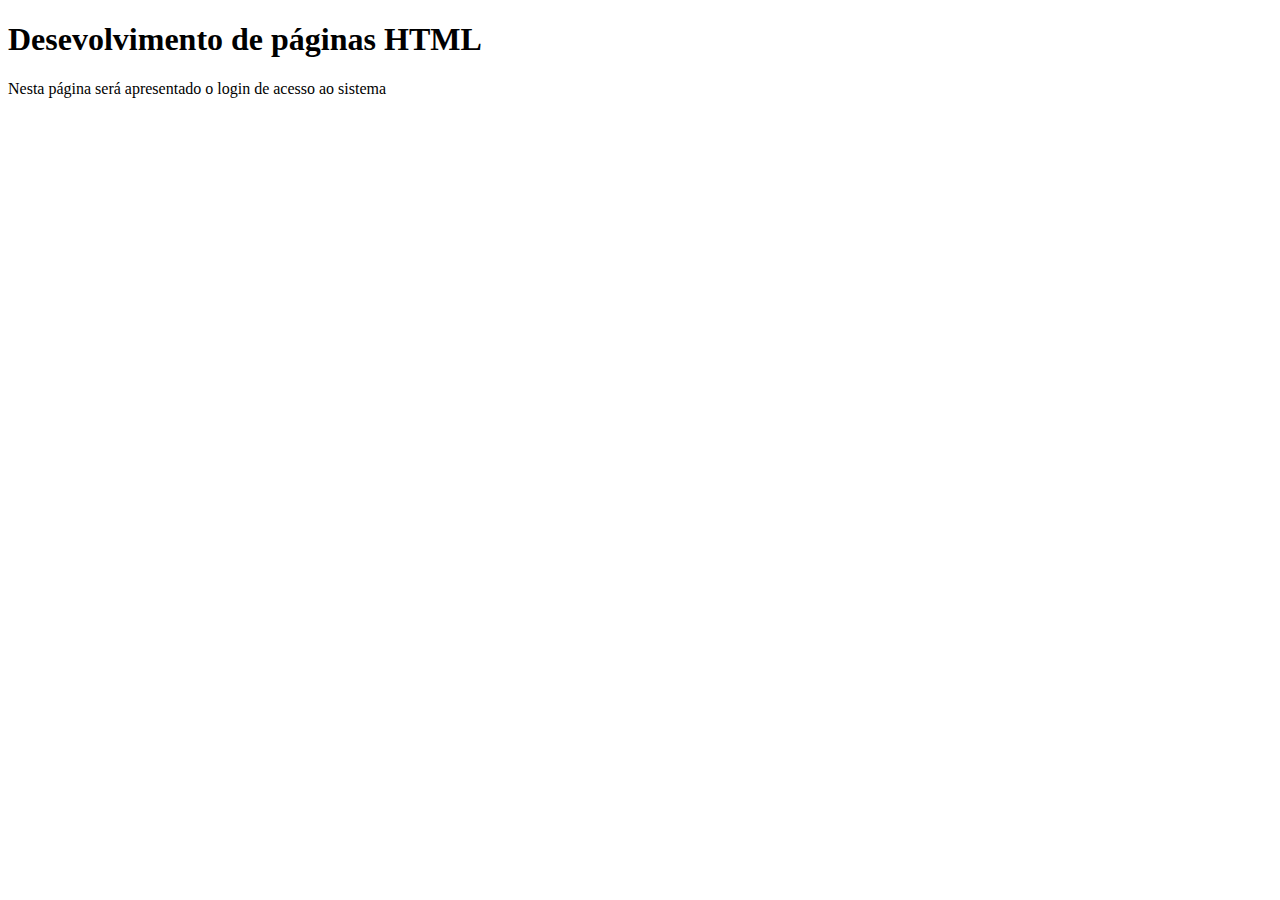
<file: html e css/paginas/index.html>
<!DOCTYPE html>
<!-- Serve para informa ao nagador o tipo de documentos que agente criou-->
<html lang="pt-ao">
<!--Serve para informa ao navegador a linguagem que tem o nosso  site-->

<head>
    <title>Login</title>
    <meta charset="utf-8">
    <!--Indica o tipo de caracter-->
    <!--meta viewport, ajusta o site ao tamenho do dispositivo que ele esta sendo aberto, ajuda o site a ser responsivo -->
    <meta name="viewport" content="width=devide-width, initial-scale=1">
</head>

<body>
    <header>

    </header>
    <nav>

    </nav>
    <section>
        <article>
            <h1>Desevolvimento de páginas HTML</h1>
            <p>
                <!--Indica um paragrafo-->
                Nesta página será apresentado o login de acesso ao sistema
            </p>

        </article>
    </section>

    <aside>

    </aside>
    <footer>

    </footer>
</body>

</html>
</file>
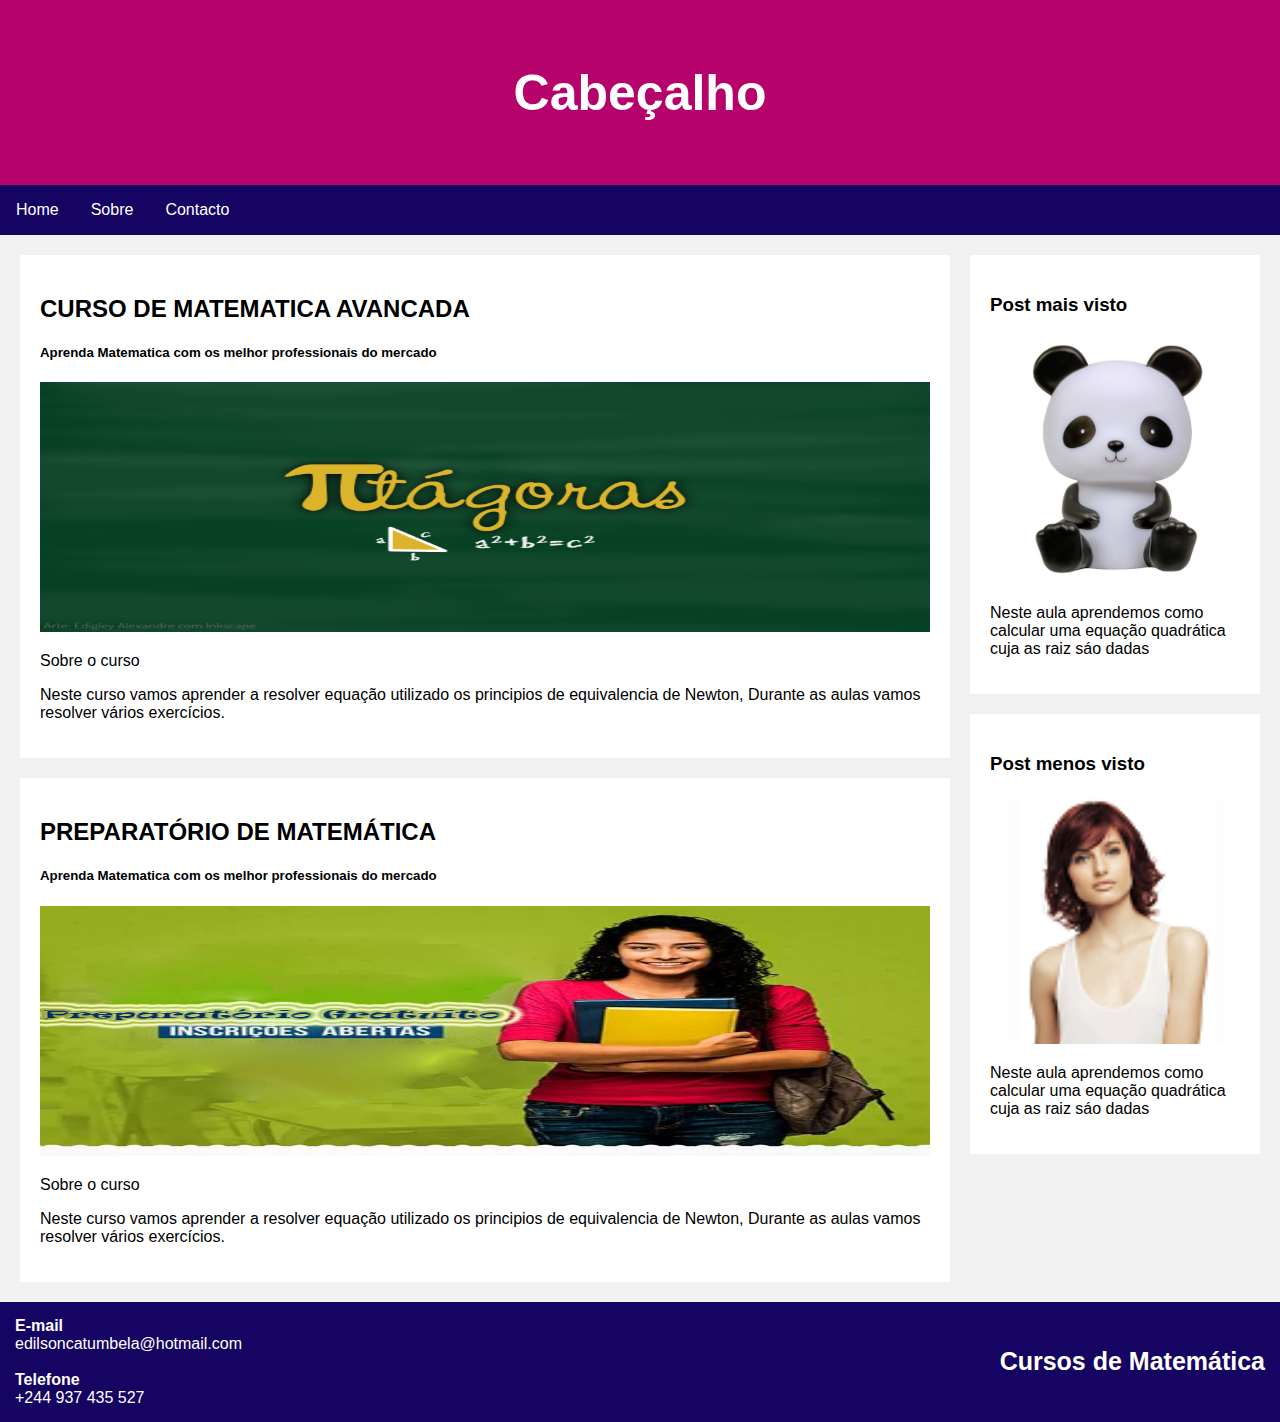
<file: html e css/paginas/layouMenuHorizotal.html>
<!DOCTYPE html>
<html lang="pt-ao">

<head>
    <title>Layout com Menu Horizontal</title>
    <meta charset="utf-8">
    <meta name="viewport" content="width=device-width, initial-scale=1">
    <link rel="stylesheet" type="text/css" href="../css/estilo.css">
    <link rel="s">

</head>

<body>
    <header>
        <h1>Cabeçalho</h1>
    </header>
    <nav>
        <ul>
            <li><a href="#">Home</a></li>
            <li><a href="index.html">Sobre</a></li>
            <li><a href="#">Contacto</a></li>
        </ul>
    </nav>
    <div class="row">
        <section>
            <article class="card">
                <!--Adicionar imagem-->
                <h2>CURSO DE MATEMATICA AVANCADA</h2>
                <h5>Aprenda Matematica com os melhor professionais do mercado</h5>
                <img src="../imagens/MAT3.png" alt="capa do curso de mat">
                <p>Sobre o curso</p>
                <p>
                    Neste curso vamos aprender a resolver equação utilizado os principios de equivalencia de Newton, Durante as aulas vamos resolver vários exercícios.
                </p>
            </article>
            <article class="card">
                <h2>PREPARATÓRIO DE MATEMÁTICA</h2>
                <h5>Aprenda Matematica com os melhor professionais do mercado</h5>
                <img src="../imagens/Preparatório 2018_1.png" alt="Imagem do preparatorio">
                <p>Sobre o curso</p>
                <p>
                    Neste curso vamos aprender a resolver equação utilizado os principios de equivalencia de Newton, Durante as aulas vamos resolver vários exercícios.
                </p>
            </article>
        </section>

        <aside>
            <article class="card">
                <h3>Post mais visto</h3>
                <img src="../imagens/panda.jpg" alt="Capa do post mais visto">
                <p>Neste aula aprendemos como calcular uma equação quadrática cuja as raiz sáo dadas</p>
            </article>

            <article class="card">
                <h3>Post menos visto</h3>
                <img src="../imagens/piruca1.png" alt="Capa do post menos visto">
                <p>Neste aula aprendemos como calcular uma equação quadrática cuja as raiz sáo dadas</p>
            </article>
        </aside>
    </div>
    <footer>
        <dl>
            <dt>E-mail</dt>
            <dd>edilsoncatumbela@hotmail.com</dd>
            <br/>
            <dt>Telefone</dt>
            <dd>+244 937 435 527</dd>
        </dl>

        <p>Cursos de Matemática</p>
    </footer>

</body>

</html>
</file>
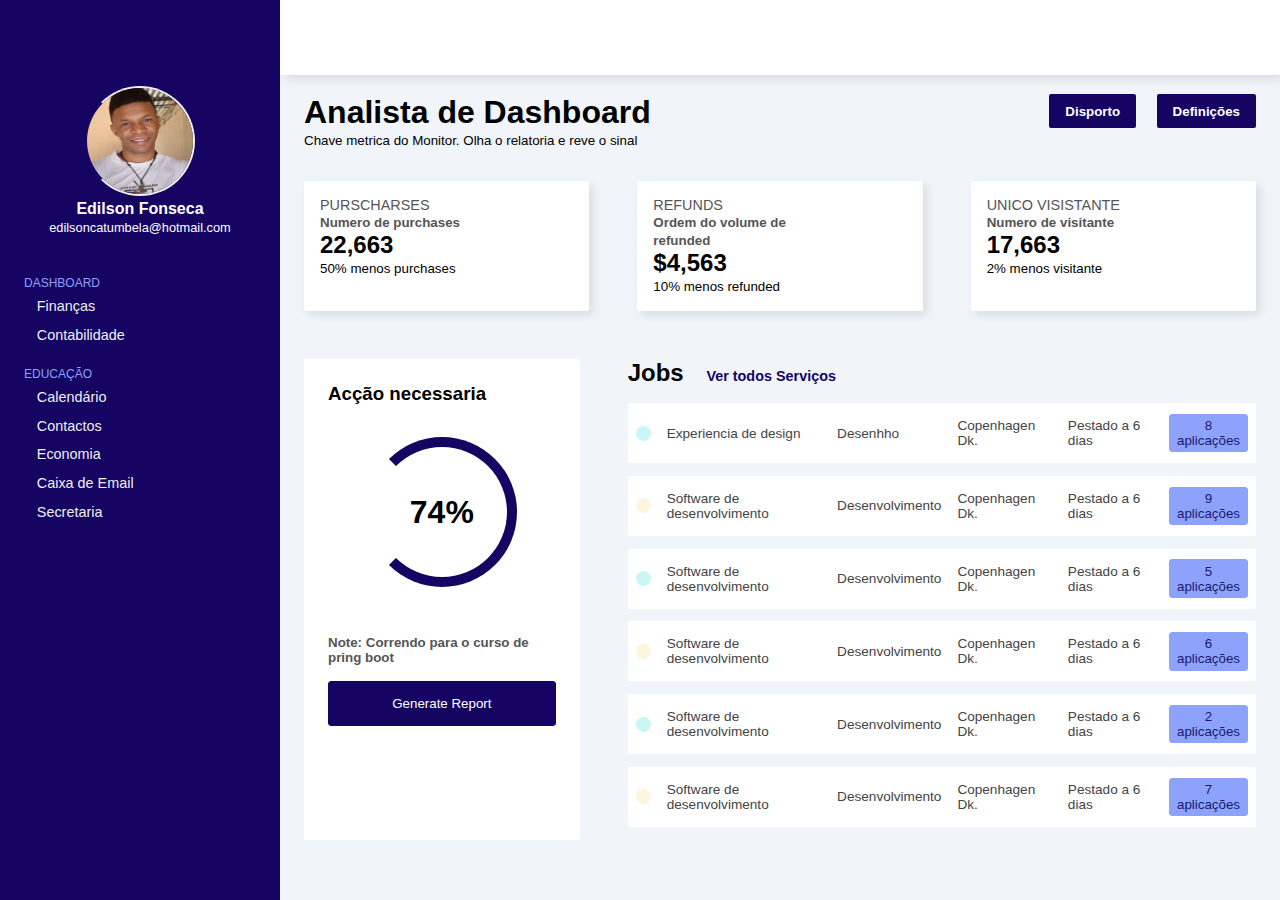
<file: html e css/paginas/principal.html>
<!DOCTYPE html>
<html lang="pt-ao">

<head>
    <meta charset="UTF-8">
    <meta name="viewport" content="width=device-width, initial-scale=1,maximum-scale=1,minimum-scale=1">
    <title>Tela Principal</title>
    <link rel="stylesheet" href="../css/principal.css">
    <link rel="stylesheet" href="https://maxst.icons8.com/vue-static/landings/line-awesome/line-awesome/1.3.0/css/line-awesome.min.css">

</head>

<body>
    <input type="checkbox" name="" id="sidebar-toggle">
    <div class="sidebar">
        <div class="sidebar-brand">
            <div class="brand-flex">
                <!--  <img src="../imagens/piruca1.png" width="40px" alt=""> -->
                <div class="brand-icons">
                    <span class="las la-bell"></span>
                    <span class="las la-user-circle"></span>
                </div>

            </div>
        </div>
        <div class="sidebar-main">

            <div class="sidebar-user">
                <img src="../imagens/edilson.jpg" width="90px" alt="">

                <div>
                    <h3>Edilson Fonseca</h3>
                    <span>edilsoncatumbela@hotmail.com</span>
                </div>
            </div>
            <div class="sidebar-menu">

                <div class="menu-head">
                    <span>dashboard</span>

                </div>
                <ul>
                    <li>
                        <a href="">
                            <span class="las la-balance-scale"></span> Finanças
                        </a>
                    </li>
                    <li>
                        <a href="">
                            <span class="las la-chart-pie"></span> Contabilidade
                        </a>
                    </li>
                </ul>

                <div class="menu-head">
                    <span>educação</span>

                </div>
                <ul>
                    <li>
                        <a href="">
                            <span class="las la-calendar"></span> Calendário
                        </a>
                    </li>
                    <li>
                        <a href="">
                            <span class="las la-users"></span> Contactos
                        </a>
                    </li>
                    <li>
                        <a href="">
                            <span class="las la-shopping-cart"></span> Economia
                        </a>
                    </li>

                    <li>
                        <a href="">
                            <span class="las la-envelope"></span> Caixa de Email
                        </a>
                    </li>

                    <li>
                        <a href="">
                            <span class="las la-check-circle"></span> Secretaria
                        </a>
                    </li>
                </ul>

            </div>

        </div>
    </div>
    <div class="main-content">
        <header>
            <div class="menu-taggle">
                <label for="sidebar-toggle">
                    <span class="las la-bars"></span>
                </label>
            </div>
            <div class="header-icons">
                <span class="las la-search "></span>
                <span class="las la-bookmark "></span>
                <span class="las la-sms "></span>
            </div>

        </header>

        <main>
            <div class="page-header ">
                <div>
                    <h1>Analista de Dashboard</h1>
                    <small>Chave metrica do Monitor. Olha o relatoria e reve o sinal</small>
                </div>
                <div class="header-actions">
                    <button>
                        <span class="las la-file-export "></span>Disporto
                    </button>

                    <button>
                        <span class="las la-tools "></span>Definições
                    </button>
                </div>
            </div>

            <div class="cards">
                <div class="card-single">
                    <div class="card-flex">
                        <div class="card-info">
                            <div class="card-head">
                                <span>Purscharses</span>
                                <small>Numero de purchases</small>
                            </div>
                            <h2>22,663</h2>
                            <small>50% menos purchases </small>
                        </div>
                        <div class="card-chart danger">
                            <span class="las la-chart-line">

                            </span>

                        </div>
                    </div>
                </div>

                <div class="card-single">
                    <div class="card-flex">
                        <div class="card-info">
                            <div class="card-head">
                                <span>Refunds</span>
                                <small>Ordem do volume de refunded </small>
                            </div>
                            <h2>$4,563</h2>
                            <small>10% menos refunded</small>
                        </div>
                        <div class="card-chart sucess">
                            <span class="las la-chart-line">

                            </span>

                        </div>
                    </div>
                </div>

                <div class="card-single">
                    <div class="card-flex">
                        <div class="card-info">
                            <div class="card-head">
                                <span>Unico Visistante</span>
                                <small>Numero de visitante</small>
                            </div>
                            <h2>17,663</h2>
                            <small>2% menos visitante </small>
                        </div>
                        <div class="card-chart yellow">
                            <span class="las la-chart-line">

                            </span>

                        </div>
                    </div>
                </div>


            </div>
            <div class="jobs-grid">
                <div class="analytics-card">
                    <div class="analystics-head">
                        <h3>Acção necessaria</h3>

                        <span class="las la-ellipsis-h"></span>
                    </div>
                    <div class="analytics-chart">
                        <div class="chart-circle">
                            <h1>74%</h1>
                        </div>
                        <div class="analytics-note">
                            <small>Note: Correndo para o curso de pring boot</small>
                        </div>
                    </div>

                    <div class="analytics-btn">
                        <button>Generate Report</button>
                    </div>
                </div>
                <div class="jobs">
                    <h2>Jobs <small>Ver todos Serviços <span class="las la-arrow-rigth"></span> </small></h2>
                    <div class="table-responsive">
                        <table width="100%">
                            <tbody>
                                <tr>
                                    <td>
                                        <div>
                                            <span class="indicator"></span>
                                        </div>
                                    </td>
                                    <td>
                                        <div>
                                            Experiencia de design
                                        </div>
                                    </td>

                                    <td>
                                        <div>
                                            Desenhho
                                        </div>
                                    </td>
                                    <td>
                                        <div>
                                            Copenhagen Dk.
                                        </div>
                                    </td>
                                    <td>
                                        <div>
                                            Pestado a 6 dias
                                        </div>
                                    </td>

                                    <td>
                                        <div>
                                            <button>8 aplicações </button>
                                        </div>
                                    </td>
                                </tr>
                                <tr>
                                    <td>
                                        <div>
                                            <span class="indicator even"></span>
                                        </div>
                                    </td>
                                    <td>
                                        <div>
                                            Software de desenvolvimento
                                        </div>
                                    </td>
                                    <td>
                                        <div>
                                            Desenvolvimento
                                        </div>
                                    </td>
                                    <td>
                                        <div>
                                            Copenhagen Dk.
                                        </div>
                                    </td>
                                    <td>
                                        <div>
                                            Pestado a 6 dias
                                        </div>
                                    </td>

                                    <td>
                                        <div>
                                            <button>9 aplicações </button>
                                        </div>
                                    </td>
                                </tr>
                                <tr>
                                    <td>
                                        <div>
                                            <span class="indicator "></span>
                                        </div>
                                    </td>
                                    <td>
                                        <div>
                                            Software de desenvolvimento
                                        </div>
                                    </td>
                                    <td>
                                        <div>
                                            Desenvolvimento
                                        </div>
                                    </td>
                                    <td>
                                        <div>
                                            Copenhagen Dk.
                                        </div>
                                    </td>
                                    <td>
                                        <div>
                                            Pestado a 6 dias
                                        </div>
                                    </td>

                                    <td>
                                        <div>
                                            <button>5 aplicações </button>
                                        </div>
                                    </td>
                                </tr>
                                <tr>
                                    <td>
                                        <div>
                                            <span class="indicator even"></span>
                                        </div>
                                    </td>
                                    <td>
                                        <div>
                                            Software de desenvolvimento
                                        </div>
                                    </td>
                                    <td>
                                        <div>
                                            Desenvolvimento
                                        </div>
                                    </td>
                                    <td>
                                        <div>
                                            Copenhagen Dk.
                                        </div>
                                    </td>
                                    <td>
                                        <div>
                                            Pestado a 6 dias
                                        </div>
                                    </td>

                                    <td>
                                        <div>
                                            <button>6 aplicações </button>
                                        </div>
                                    </td>
                                </tr>
                                <tr>
                                    <td>
                                        <div>
                                            <span class="indicator"></span>
                                        </div>
                                    </td>
                                    <td>
                                        <div>
                                            Software de desenvolvimento
                                        </div>
                                    </td>
                                    <td>
                                        <div>
                                            Desenvolvimento
                                        </div>
                                    </td>
                                    <td>
                                        <div>
                                            Copenhagen Dk.
                                        </div>
                                    </td>
                                    <td>
                                        <div>
                                            Pestado a 6 dias
                                        </div>
                                    </td>

                                    <td>
                                        <div>
                                            <button>2 aplicações </button>
                                        </div>
                                    </td>
                                </tr>
                                <tr>
                                    <td>
                                        <div>
                                            <span class="indicator even"></span>
                                        </div>
                                    </td>
                                    <td>
                                        <div>
                                            Software de desenvolvimento
                                        </div>
                                    </td>
                                    <td>
                                        <div>
                                            Desenvolvimento
                                        </div>
                                    </td>
                                    <td>
                                        <div>
                                            Copenhagen Dk.
                                        </div>
                                    </td>
                                    <td>
                                        <div>
                                            Pestado a 6 dias
                                        </div>
                                    </td>

                                    <td>
                                        <div>
                                            <button>7 aplicações </button>
                                        </div>
                                    </td>
                                </tr>
                                <tr>
                            </tbody>

                        </table>

                    </div>
                </div>
            </div>
        </main>

    </div>
    <label for="sidebar-toggle" class="body-label"></label>
</body>



</html>
</file>
<file: html e css/css/estilo.css>
* {
    /*complementar o expaco do aside*/
    box-sizing: border-box;
}

header {
    /*Alinhamento do texto ao centro */
    text-align: center;
    /*Cor do fundo*/
    background: rgb(182, 3, 107);
    /*Espaco interno*/
    padding: 30px;
}

header h1 {
    /*Alter o tamento da font*/
    font-size: 50px;
    /*Alterar a cor do texto*/
    color: white;
}

body {
    /*Alter a fonte*/
    font-family: Arial, Helvetica, sans-serif;
    /*espoco externo*/
    margin: 0;
    background: #f1f1f1;
}

nav ul {
    /*tirar os marcador da lista*/
    list-style-type: none;
    /*Alterr a cor de fundo*/
    background-color: rgb(21, 4, 98);
    /*complentar o elemento flutuante do nav li float*/
    overflow: hidden;
    margin: 0;
    padding: 0;
}

nav a {
    color: white;
    /*Tirar o sublinhados dos links*/
    text-decoration: none;
    /*separar o item do menu*/
    padding: 16px;
    /*considerar a altura e largura do elemento*/
    display: block;
}

nav li {
    /*deixar os links flutuando a esquerda*/
    float: left;
    /*coml*/
}

nav a:hover {
    background-color: white;
    color: rgb(21, 4, 98);
}

img {
    width: 100%;
    height: 250px;
}

.row {
    /*O primeiro valor é referente a cima e baixo e o segundo a direita e esquerda*/
    padding: 0 20px;
    /*Forma de organizar os elementos como tabela*/
    display: table;
}

section {
    /*alinhado para esquerda */
    float: left;
    width: 75%;
}

aside {
    float: left;
    width: 25%;
    /*espaco interno apenas a esquerda*/
    padding-left: 20px;
}

.card {
    background-color: white;
    padding: 20px;
    /*Margem Superior*/
    margin-top: 20px;
}

footer {
    background-color: rgb(21, 4, 98);
    padding: 15px;
    color: white;
    margin-top: 20px;
    display: table;
    width: 100%;
}

footer dt {
    /*Negritar */
    font-weight: bold;
}

footer dl,
footer p {
    display: table-cell;
    vertical-align: middle;
}

footer dd {
    /*margem a esqueda*/
    margin-left: 0;
}

footer p {
    text-align: right;
    font-weight: bold;
    font-size: 25px;
}
</file>
<file: html e css/css/principal.css>
* {
            font-family: 'Poppins', sans-serif;
            box-sizing: border-box;
            text-decoration: none;
            list-style-type: none;
            margin: 0;
            padding: 0;
        }
        
        #sidebar-toggle {
            display: none;
        }
        
        .body-label {
            position: fixed;
            height: 100%;
            width: calc(100% - 280px);
            z-index: 30;
            right: -100%;
            top: 0;
        }
        
        #sidebar-toggle:checked~.sidebar {
            left: -100%;
        }
        
        #sidebar-toggle:checked~.main-content header {
            left: 0;
            width: 100%;
            right: 0;
        }
        
        #sidebar-toggle:checked~.main-content {
            margin-left: 0;
        }
        
        .sidebar {
            width: 280px;
            position: fixed;
            left: 0;
            top: 0;
            height: 100%;
            padding: 1rem 1.5rem;
            background: rgb(21, 4, 98);
            color: #fff;
            z-index: 20;
            transition: left 300ms;
        }
        
        .sidebar-brand {
            height: 70px;
        }
        
        .sidebar-user {
            margin: 1rem orem 1rem 0rem;
            text-align: center;
        }
        
        .sidebar-user img {
            width: 110px;
            height: 110px;
            border-radius: 50%;
            border-left: 2px solid transparent;
            border-right: 2px solid #efefef;
            border-bottom: 2px solid #efefef;
            border-top: 2px solid #efefef;
        }
        
        .sidebar-user h3 {
            font-size: 1rem;
        }
        
        .sidebar-user span {
            font-size: .8rem;
        }
        
        .sidebar-menu {
            margin-top: 2.5rem;
        }
        
        .sidebar-menu ul {
            margin-bottom: 1.5rem;
        }
        
        .sidebar-menu li {
            margin-bottom: .8rem;
        }
        
        .sidebar-menu li a {
            color: #efefef;
            font-size: .9rem;
            display: flex;
            align-items: center;
        }
        
        .sidebar-menu li a span {
            font-size: 1.5rem;
            display: inline-block;
            margin-right: .8rem;
        }
        
        .brand-flex {
            display: flex;
            justify-content: space-between;
            align-items: center;
        }
        
        .brand-icons span {
            font-size: 1.5rem;
            margin-left: .5rem;
        }
        
        .main-content {
            margin-left: 280px;
            transition: margin-left 300ms;
        }
        
        .menu-head {
            text-transform: uppercase;
            color: #8da2fb;
            font-size: .75rem;
            font-weight: 500;
            margin-bottom: .5rem;
        }
        
        .menu-taggle label {
            height: 60px;
            width: 60px;
            display: grid;
            place-items: center;
            font-size: 1.5rem;
            border-radius: 50%;
        }
        
        .menu-taggle label:hover {
            background-color: rgb(21, 4, 98);
            color: #fff;
        }
        
        header {
            height: 75px;
            display: flex;
            justify-content: space-between;
            align-items: center;
            background-color: #fff;
            padding: 1rem 1.5rem;
            position: fixed;
            left: 280px;
            width: calc(100% - 280px);
            top: 0;
            z-index: 20;
            box-shadow: 4px 4px 10px rgba(0, 0, 0, 0.1);
            transition: left 300ms;
        }
        
        .header-icons span {
            display: inline-block;
            margin-left: .7rem;
            font-size: 1.4rem;
        }
        
        .header-actions button {
            outline: none;
            color: #fff;
            background: rgb(21, 4, 98);
            border: none;
            padding: .6rem 1rem;
            margin-left: 1rem;
            border-radius: 2px;
            font-weight: 600;
        }
        
        main {
            padding: 1.5rem;
            background: #f1f5f9;
            min-height: calc(100vh - 70px);
            margin-top: 70px;
        }
        
        .page-header {
            display: flex;
            justify-content: space-between;
        }
        
        .cards {
            display: grid;
            grid-template-columns: repeat(3, 1fr);
            grid-gap: 3rem;
            margin-top: 2rem;
        }
        
        .card-single {
            background: #fff;
            padding: 1rem;
            box-shadow: 4px 4px 10px rgba(0, 0, 0, 0.1);
            border-radius: 2px;
        }
        
        .card-flex {
            display: grid;
            grid-template-columns: 70% auto;
            align-items: center;
        }
        
        .card-head span {
            display: block;
            text-transform: uppercase;
            color: #555;
            font-size: .9rem;
        }
        
        .card-head small {
            font-weight: 600;
            color: #555;
        }
        
        .card-head h2 {
            font-size: 2.2rem;
            color: #333;
        }
        
        .card-chart span {
            font-size: 5rem;
        }
        
        .card-chart.danger span {
            color: seagreen;
        }
        
        .card-chart.sucess span {
            color: tomato;
        }
        
        .card-chart.yellow span {
            color: orangered;
        }
        
        .analytics-card {
            background: #fff;
            padding: 1.5rem;
        }
        
        .analystics-head {
            display: flex;
            justify-content: space-between;
            align-items: center;
            margin-bottom: 2rem;
        }
        
        .analystics-head span {
            font-size: 1.5rem;
        }
        
        .analytics-chart small {
            font-weight: 600;
            color: #555;
            display: block;
            margin-bottom: 1rem;
        }
        
        .chart-circle {
            height: 150px;
            width: 150px;
            border-left: 10px solid transparent;
            border-right: 10px solid rgb(21, 4, 98);
            border-bottom: 10px solid rgb(21, 4, 98);
            border-top: 10px solid rgb(21, 4, 98);
            display: grid;
            place-items: center;
            margin: auto;
            border-radius: 50%;
            margin-bottom: 3rem;
        }
        
        .analytics-card button {
            display: block;
            padding: .6rem 1rem;
            width: 100%;
            height: 45px;
            background: rgb(21, 4, 98);
            color: #fff;
            border: 1px solid rgb(21, 4, 98);
            border-radius: 3px;
        }
        
        .jobs-grid {
            margin-top: 3rem;
            display: grid;
            grid-template-columns: auto 66%;
            grid-gap: 3rem;
        }
        
        .jobs h2 small {
            color: rgb(21, 4, 98);
            font-weight: 600;
            display: inline-block;
            margin-left: 1rem;
            font-size: .9rem;
        }
        
        .jobs table {
            border-collapse: collapse;
            margin-top: 1rem;
            overflow-x: auto;
        }
        
        .jobs table td div {
            background: #fff;
            margin-bottom: .8rem;
            height: 60px;
            display: flex;
            align-items: center;
            padding: .5rem;
            font-size: .85rem;
            color: #444;
            font-weight: 500;
        }
        
        span.indicator {
            background: #c9f7f5;
            height: 15px;
            width: 15px;
            border-radius: 50%;
        }
        
        span.indicator.even {
            background: #fff4de;
            height: 15px;
            width: 15px;
            border-radius: 50%;
        }
        
        table button {
            background: #8da2fb;
            color: midnightblue;
            border: 1px solid#8da2fb;
            padding: .2rem;
            border-radius: 3px;
        }
        
        .table-responsive {
            overflow: auto;
        }
        
        @media only screen and (max-width: 1124px) {
            .sedebar {
                left: -100%;
                z-index: 30;
            }
            .main-content {
                margin-left: 0;
            }
            /* header {
            left: 0;
            width: 100%;
        }
        #sidebar-toggle:checked~.sidebar {
            left: 0;
        }  
            #sidebar-toggle:checked~.body-label {
                right: 0;
            }*/
            .cards {
                grid-template-columns: repeat(2, 1fr);
            }
        }
        
        @media only screen and (max-width: 768px) {
            .cards {
                grid-template-columns: 100%;
            }
            .jobs-grid {
                grid-template-columns: 100%;
            }
            .page-header {
                display: block;
            }
            .header-actions {
                margin-top: 1rem;
                text-align: right;
            }
            .header-actions button:first-child {
                margin-left: 0rem;
            }
        }
</file>
